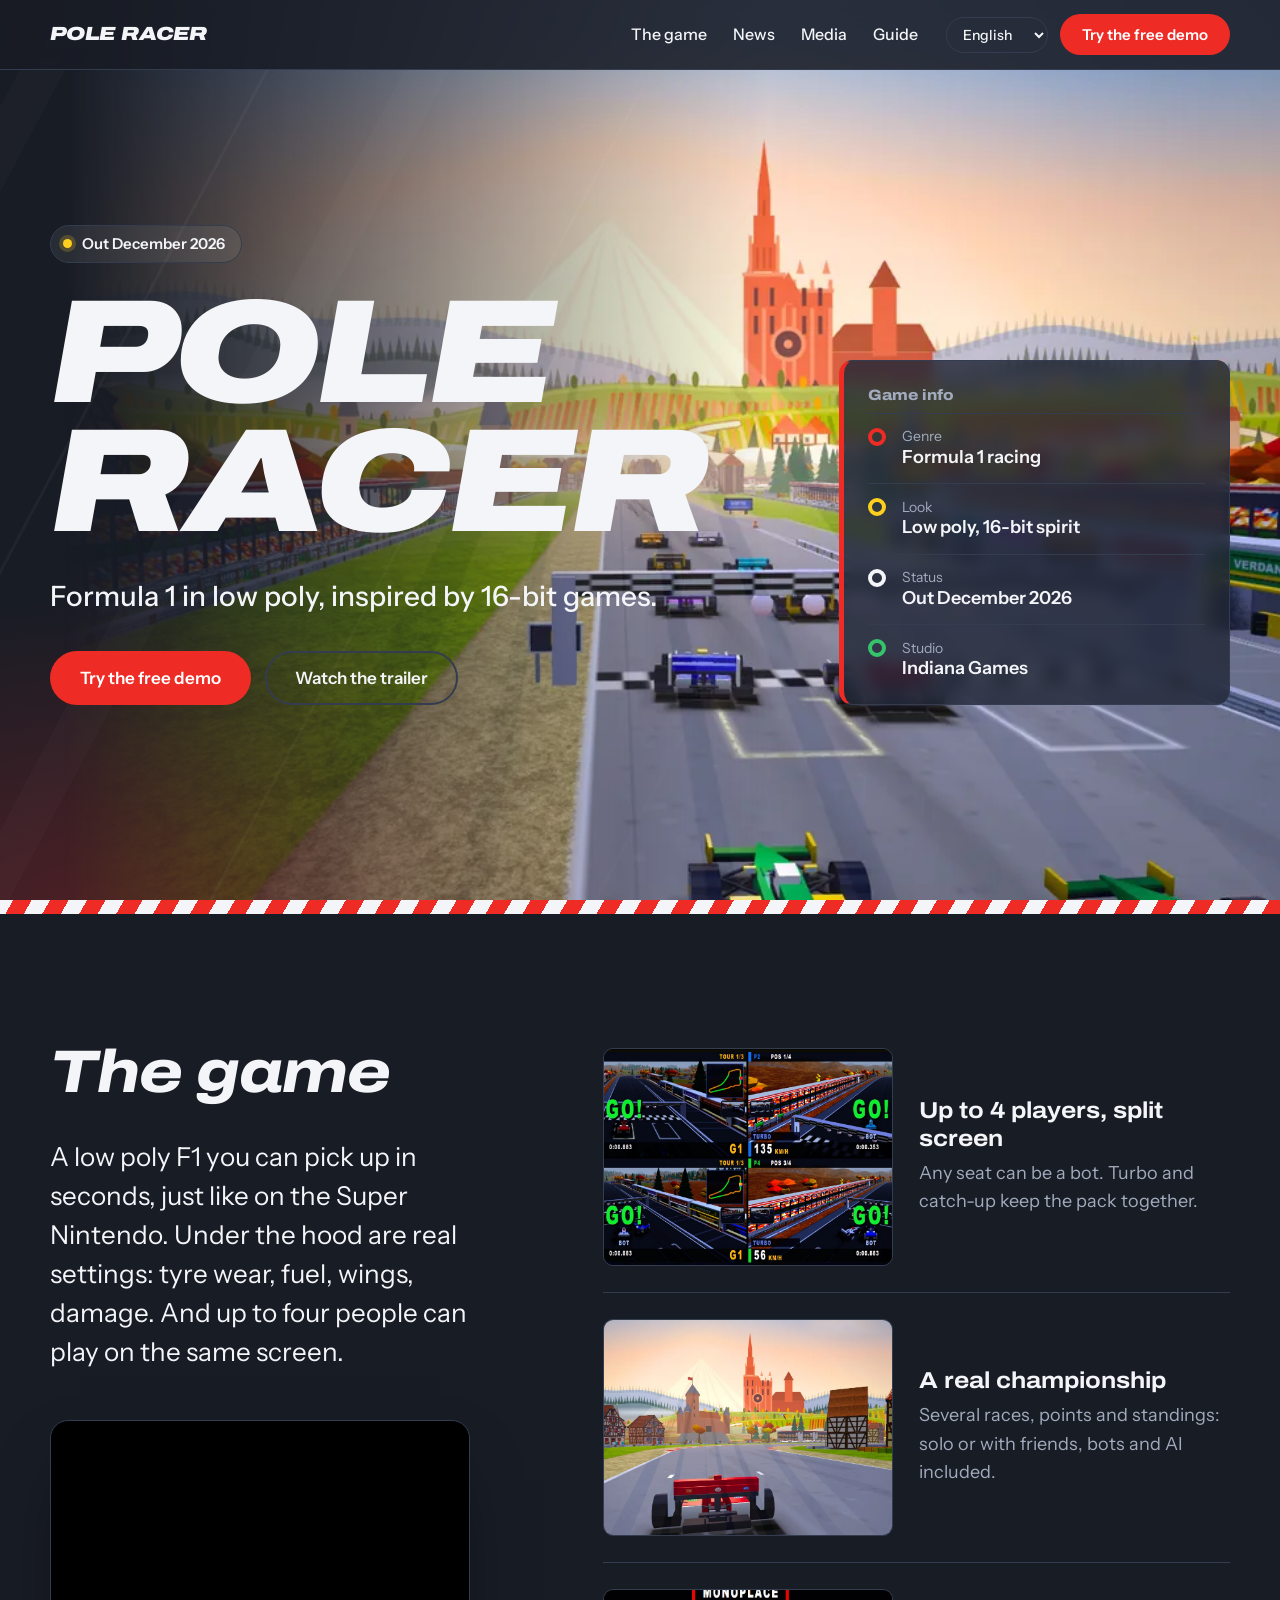
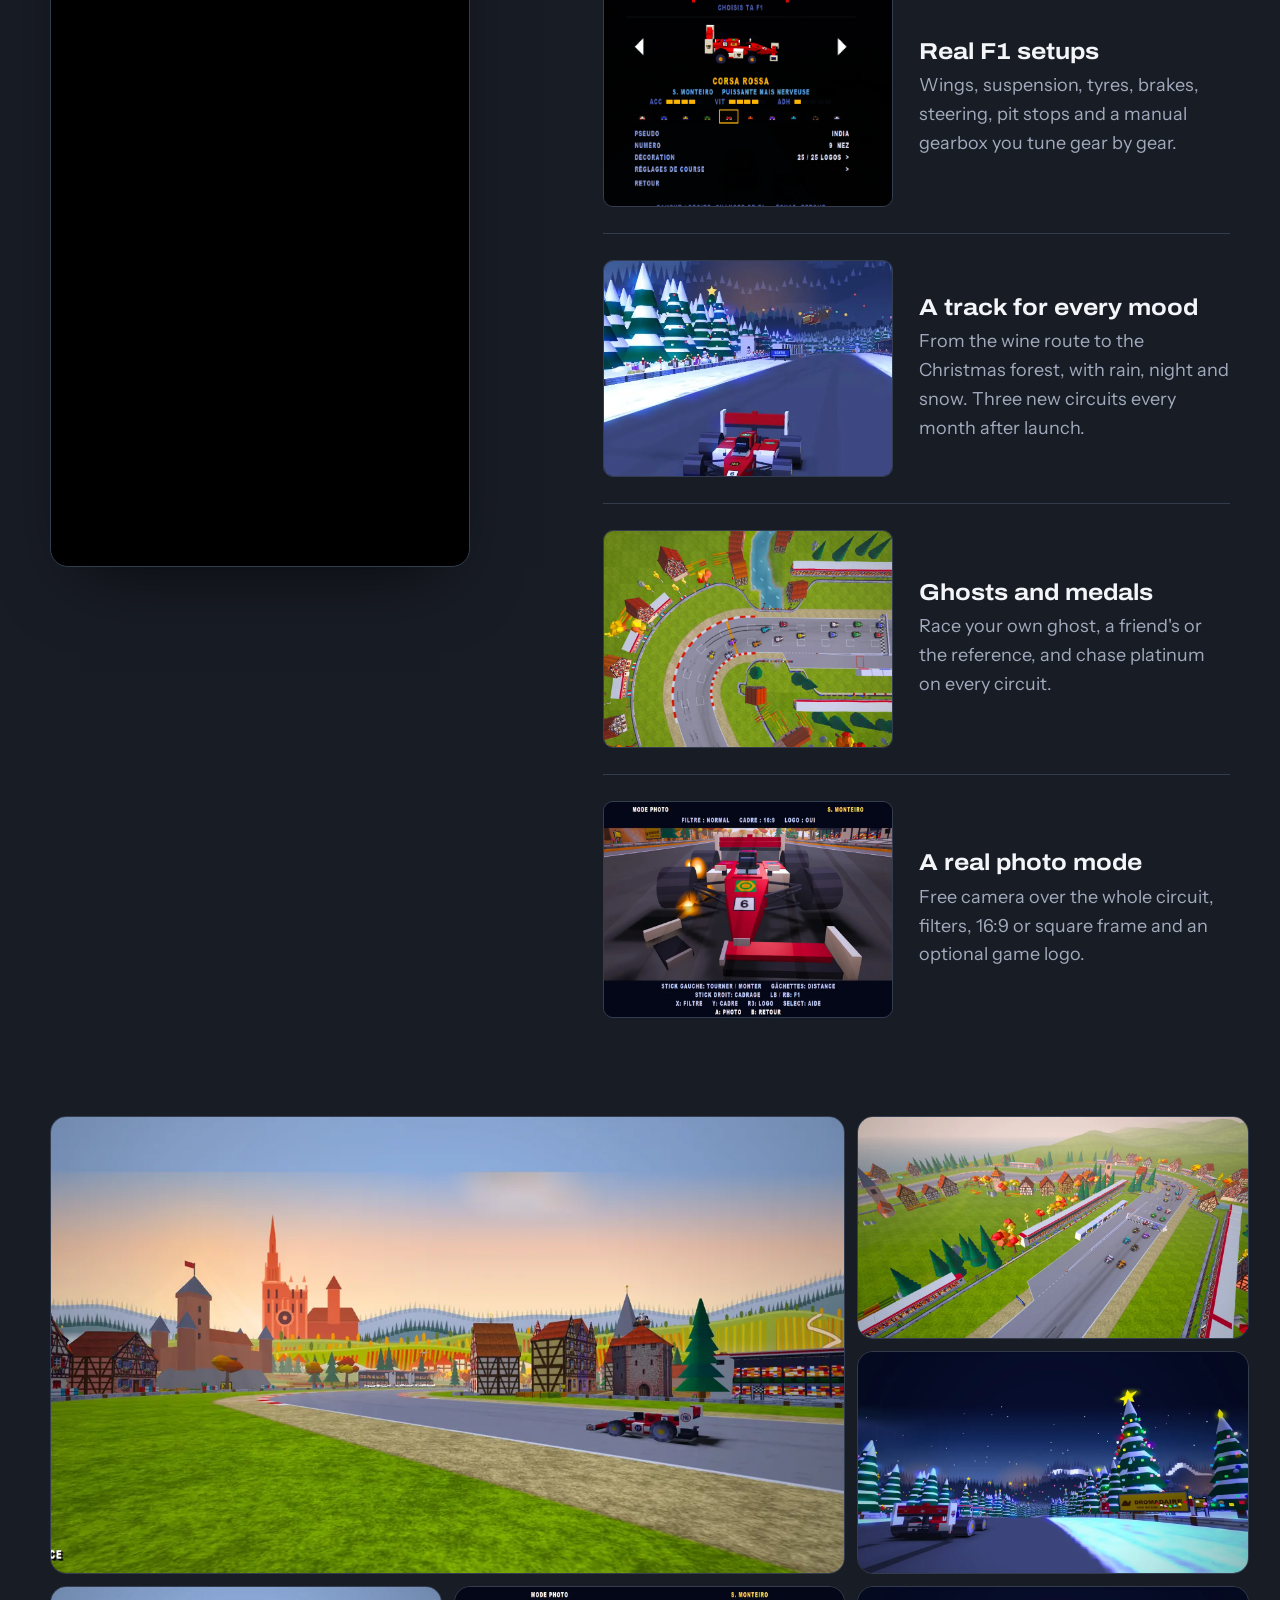
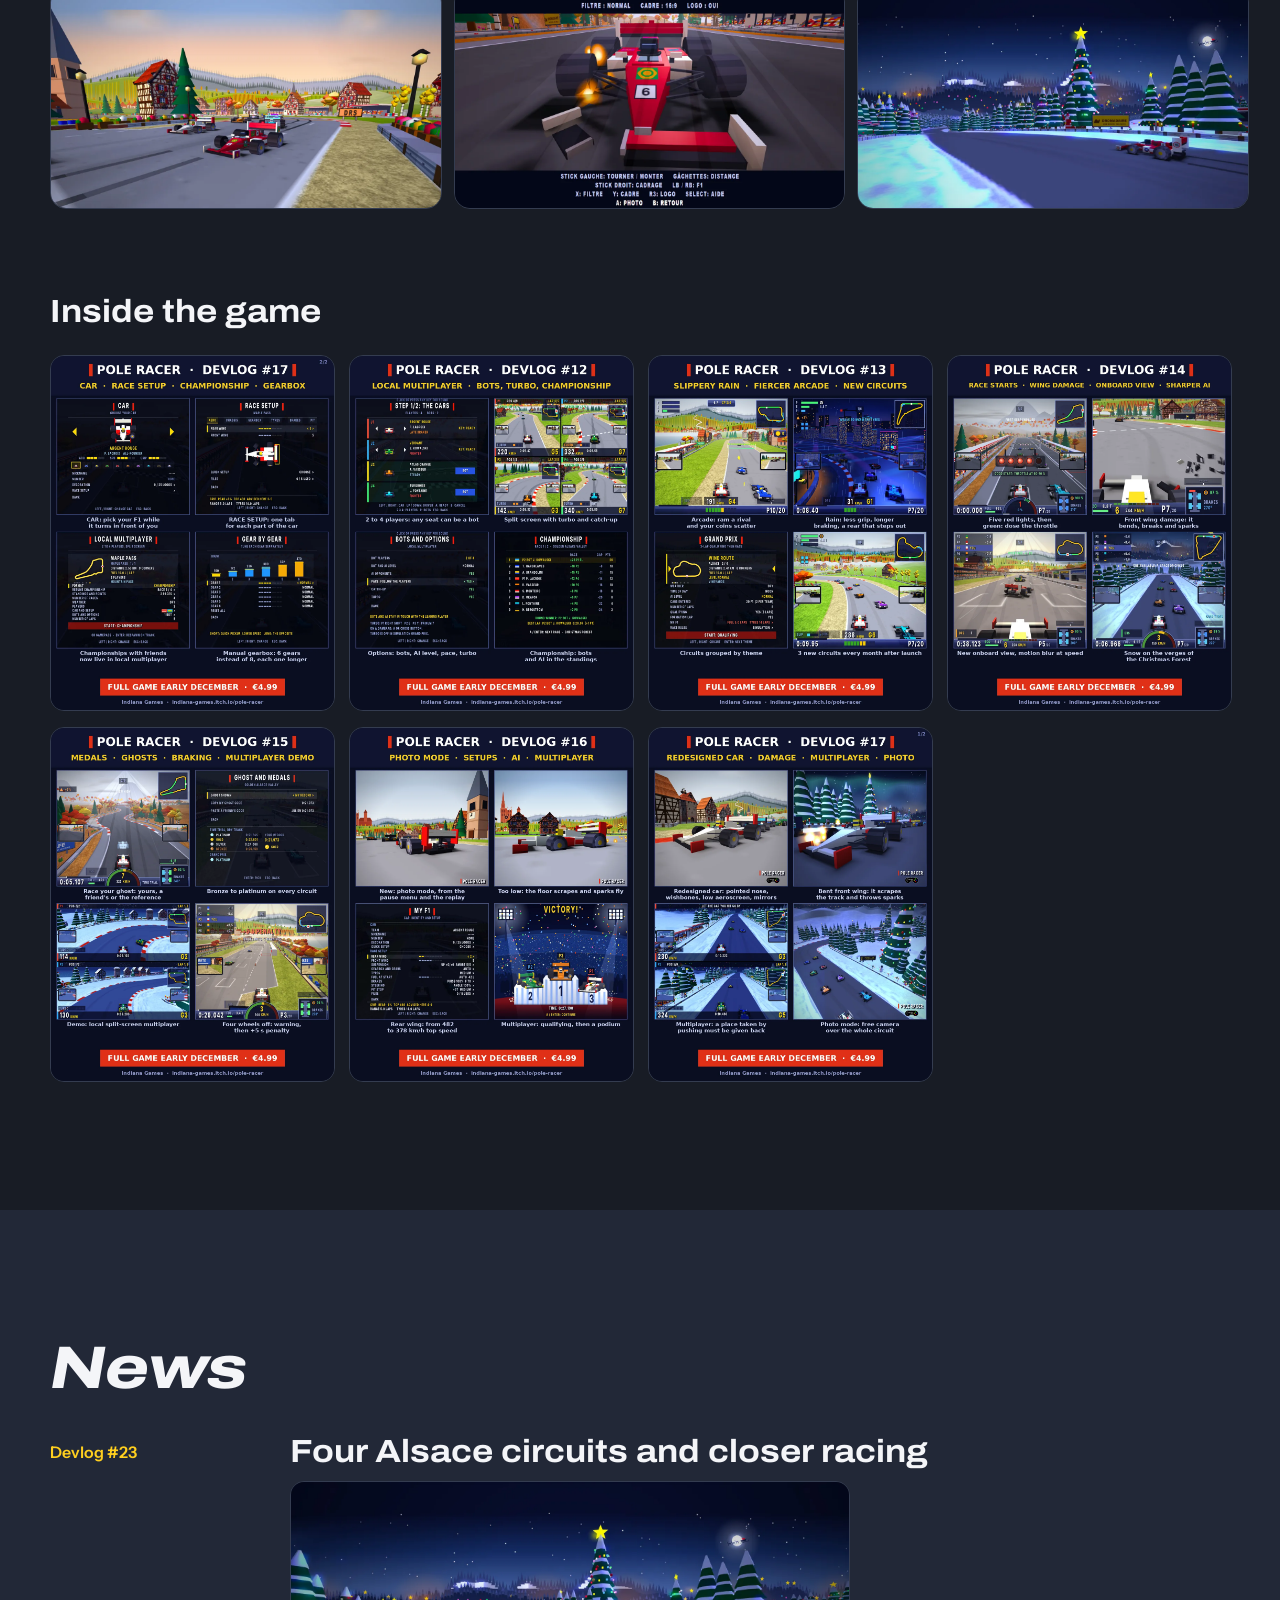
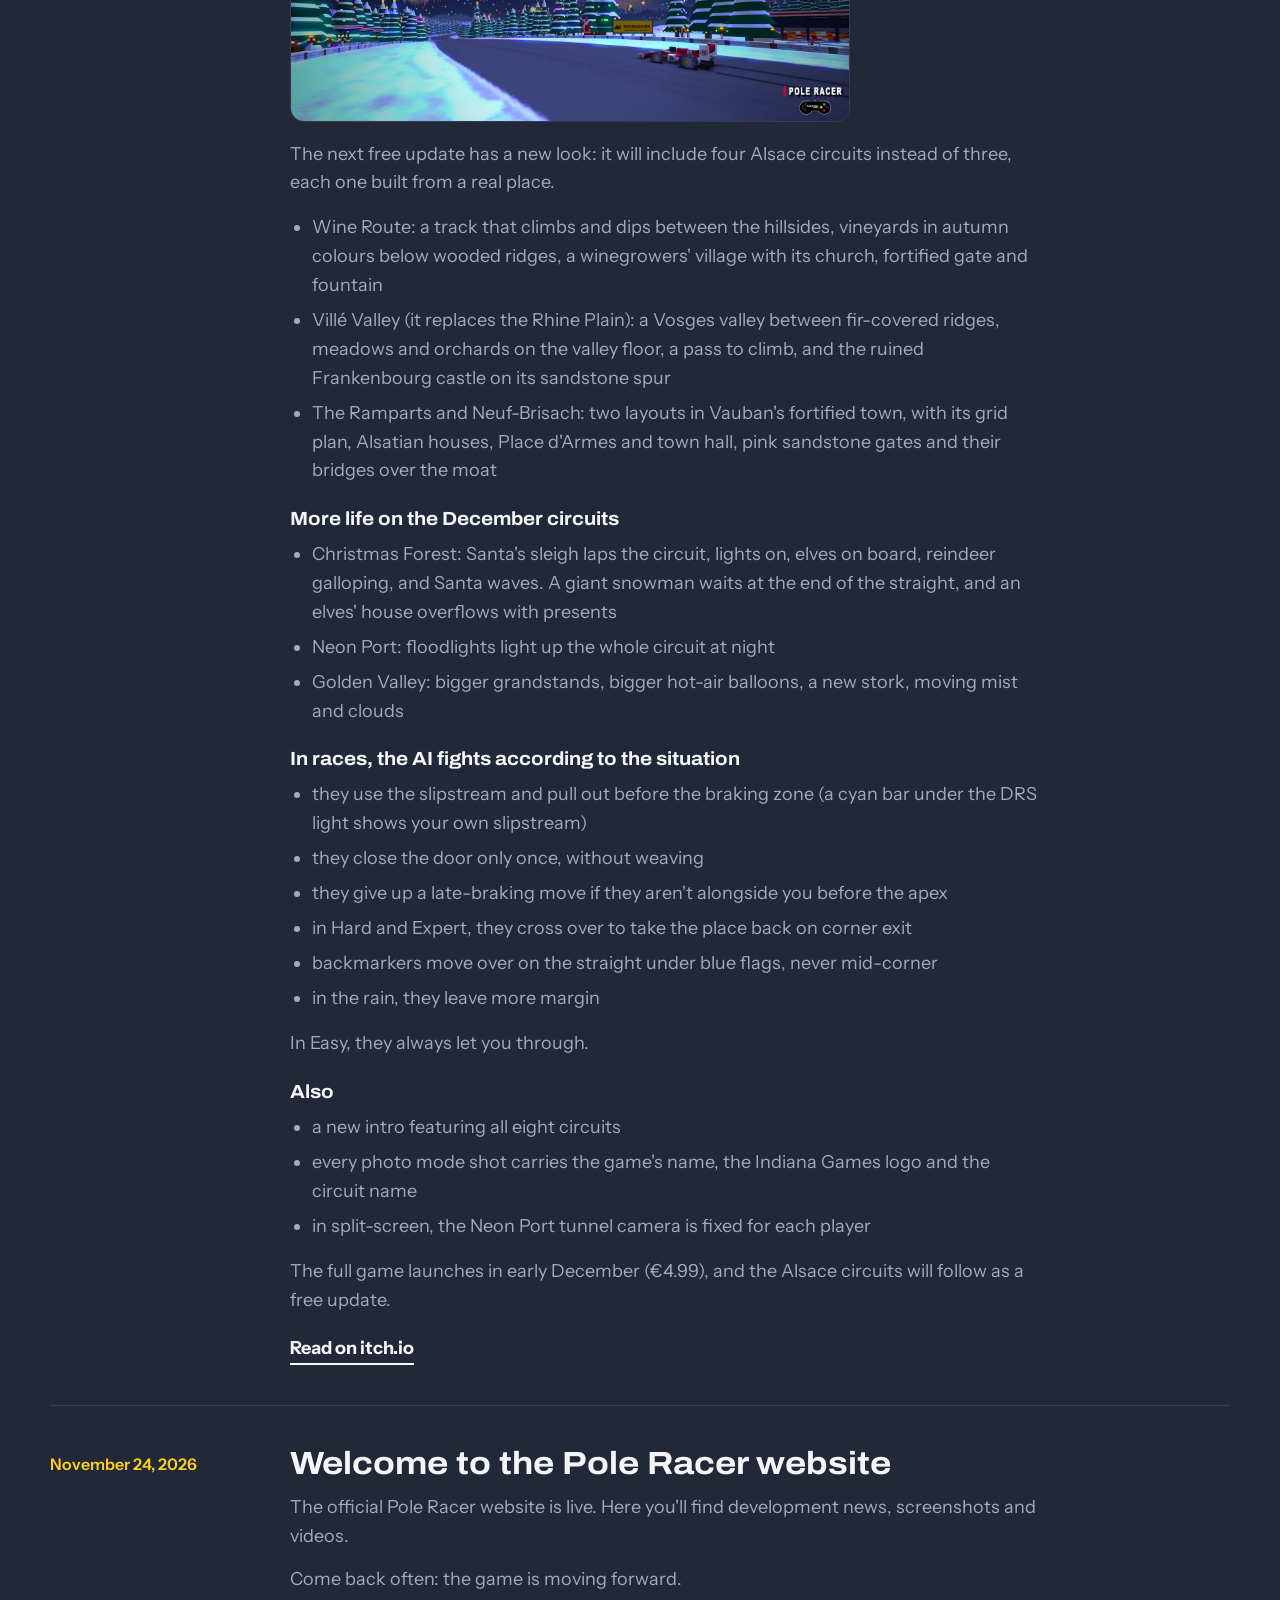
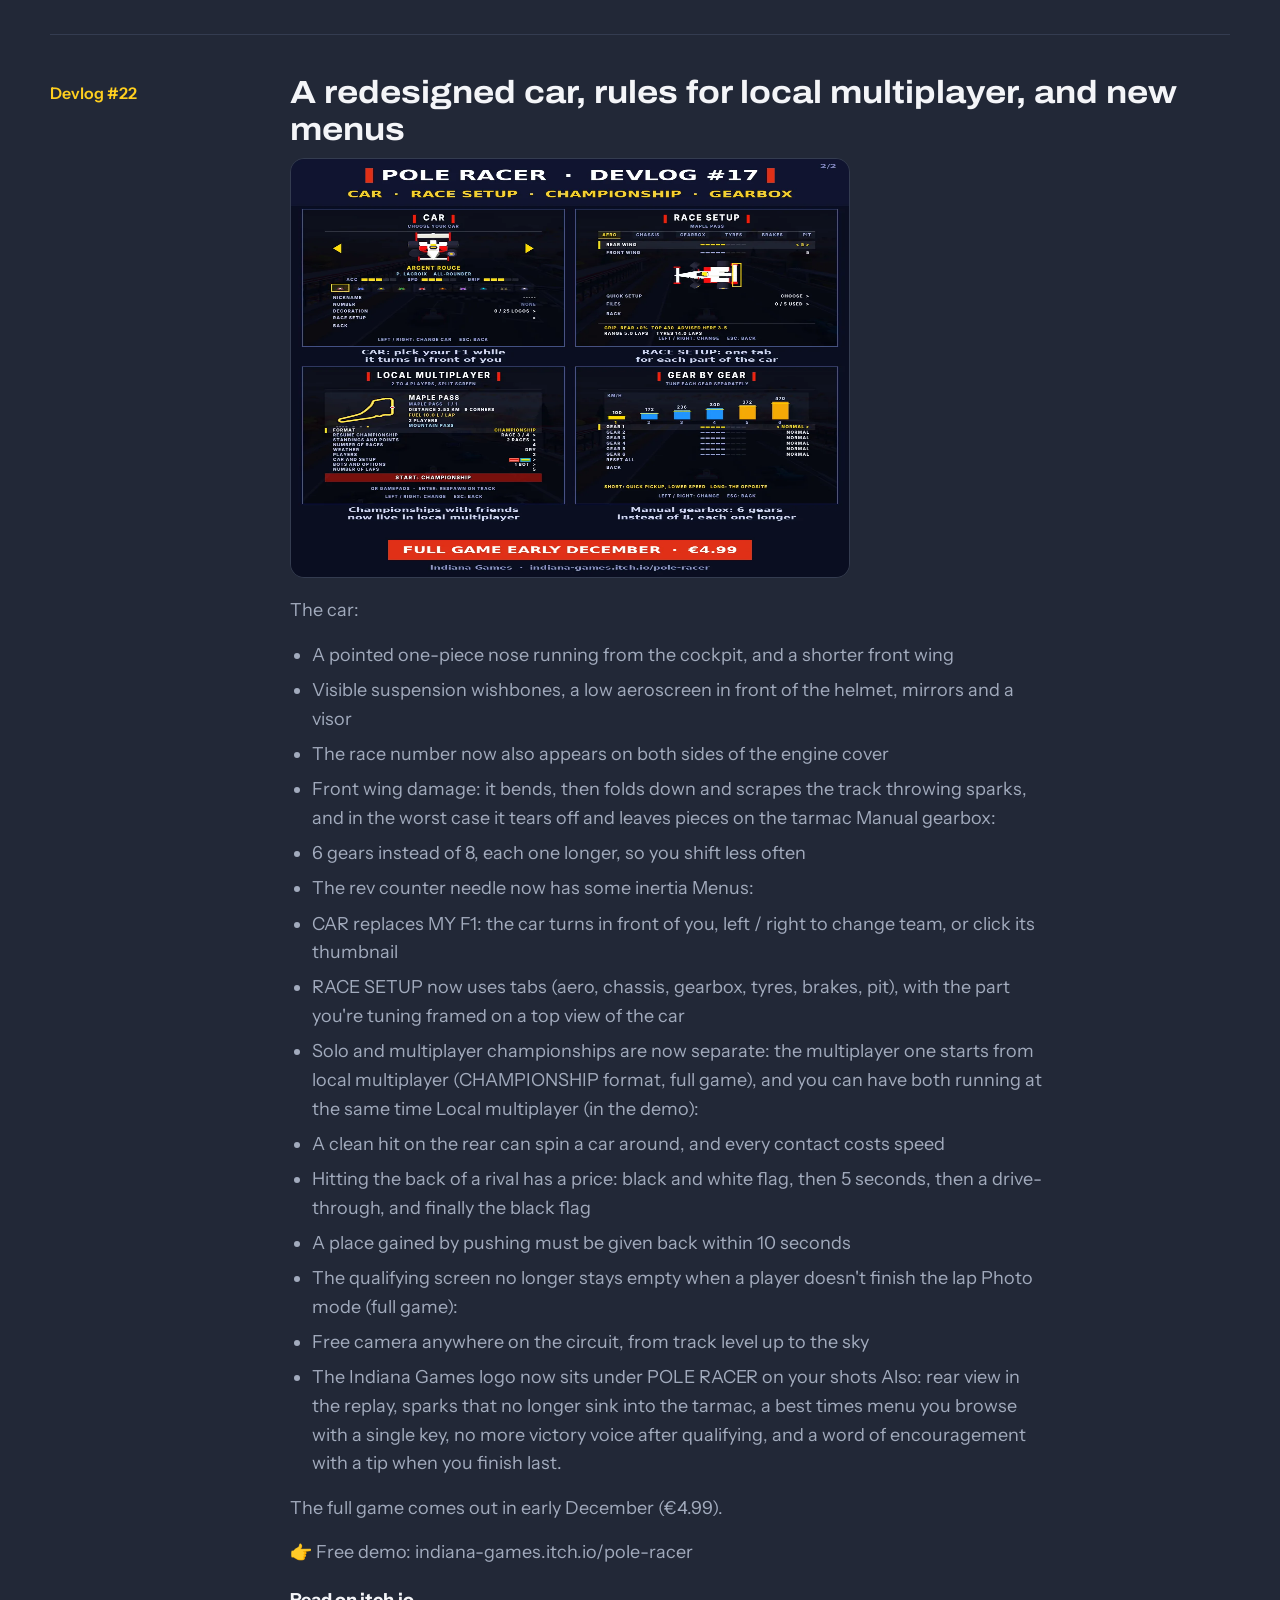
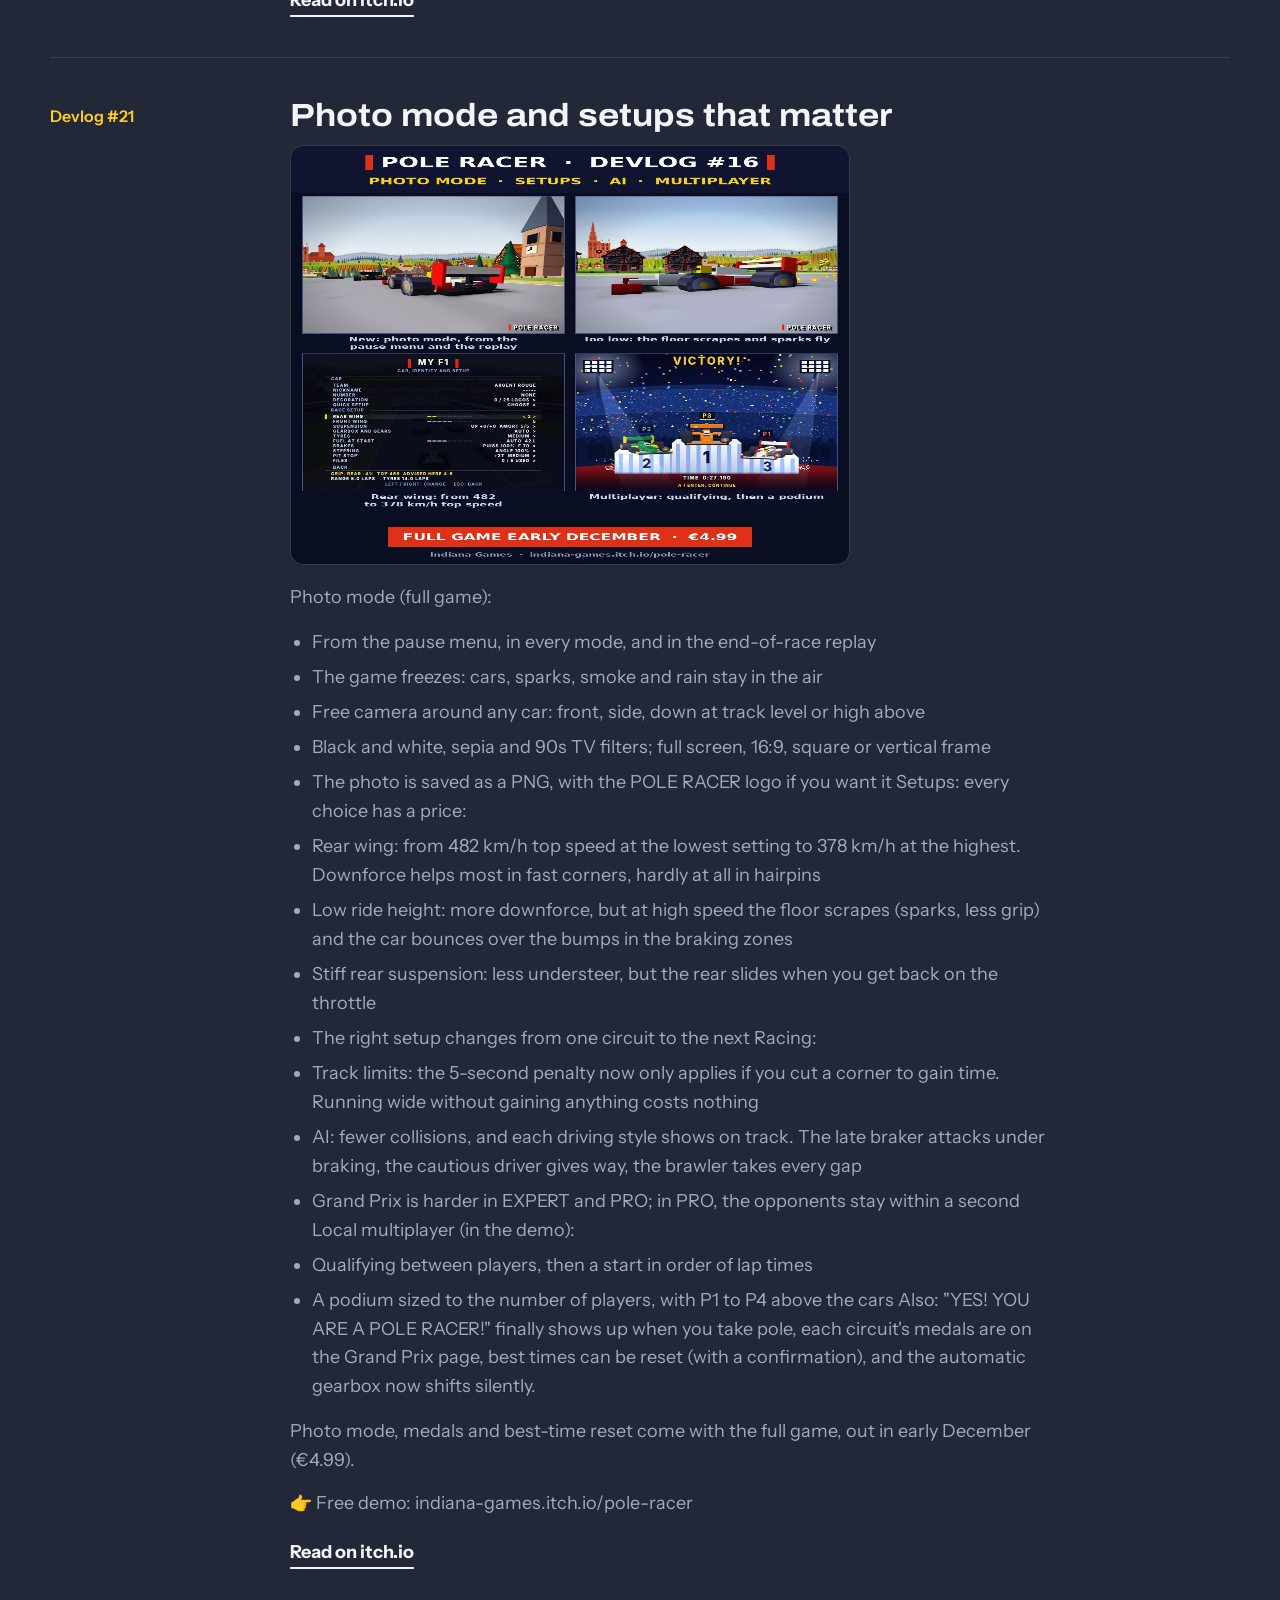
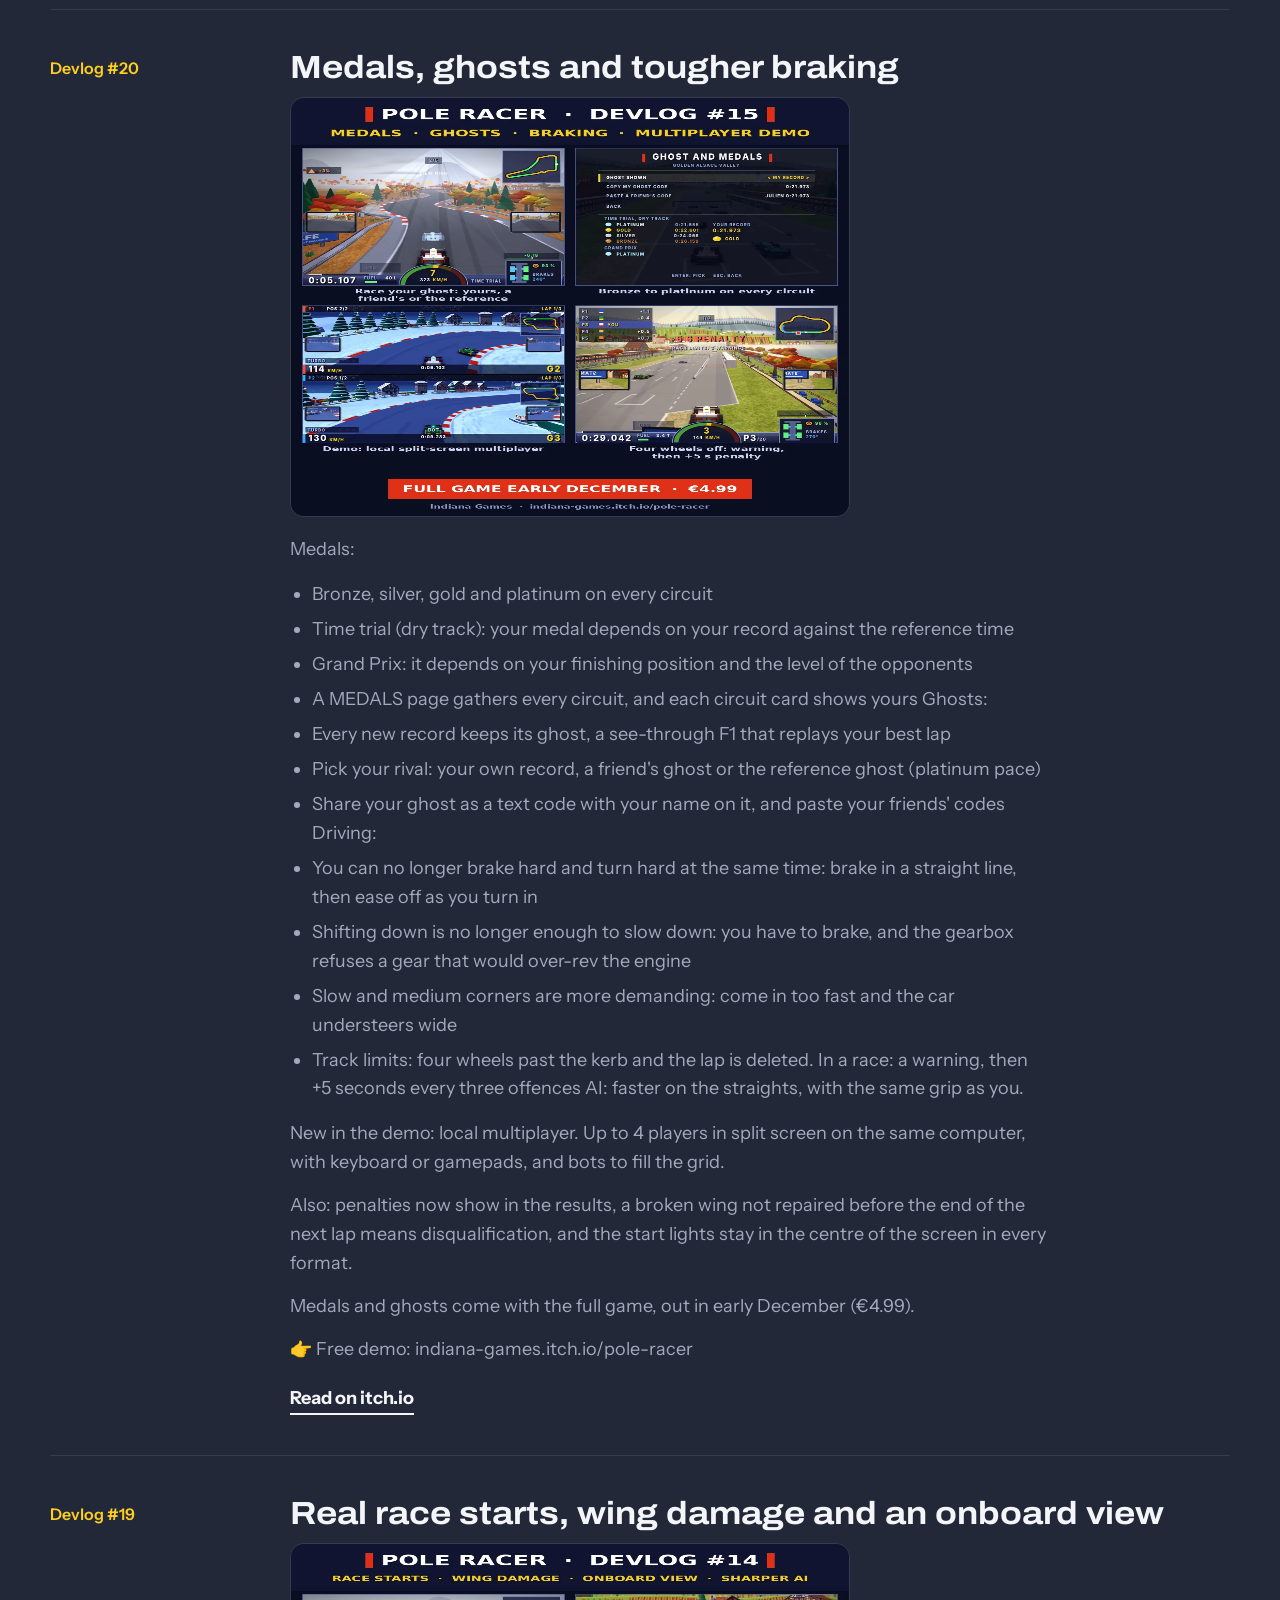
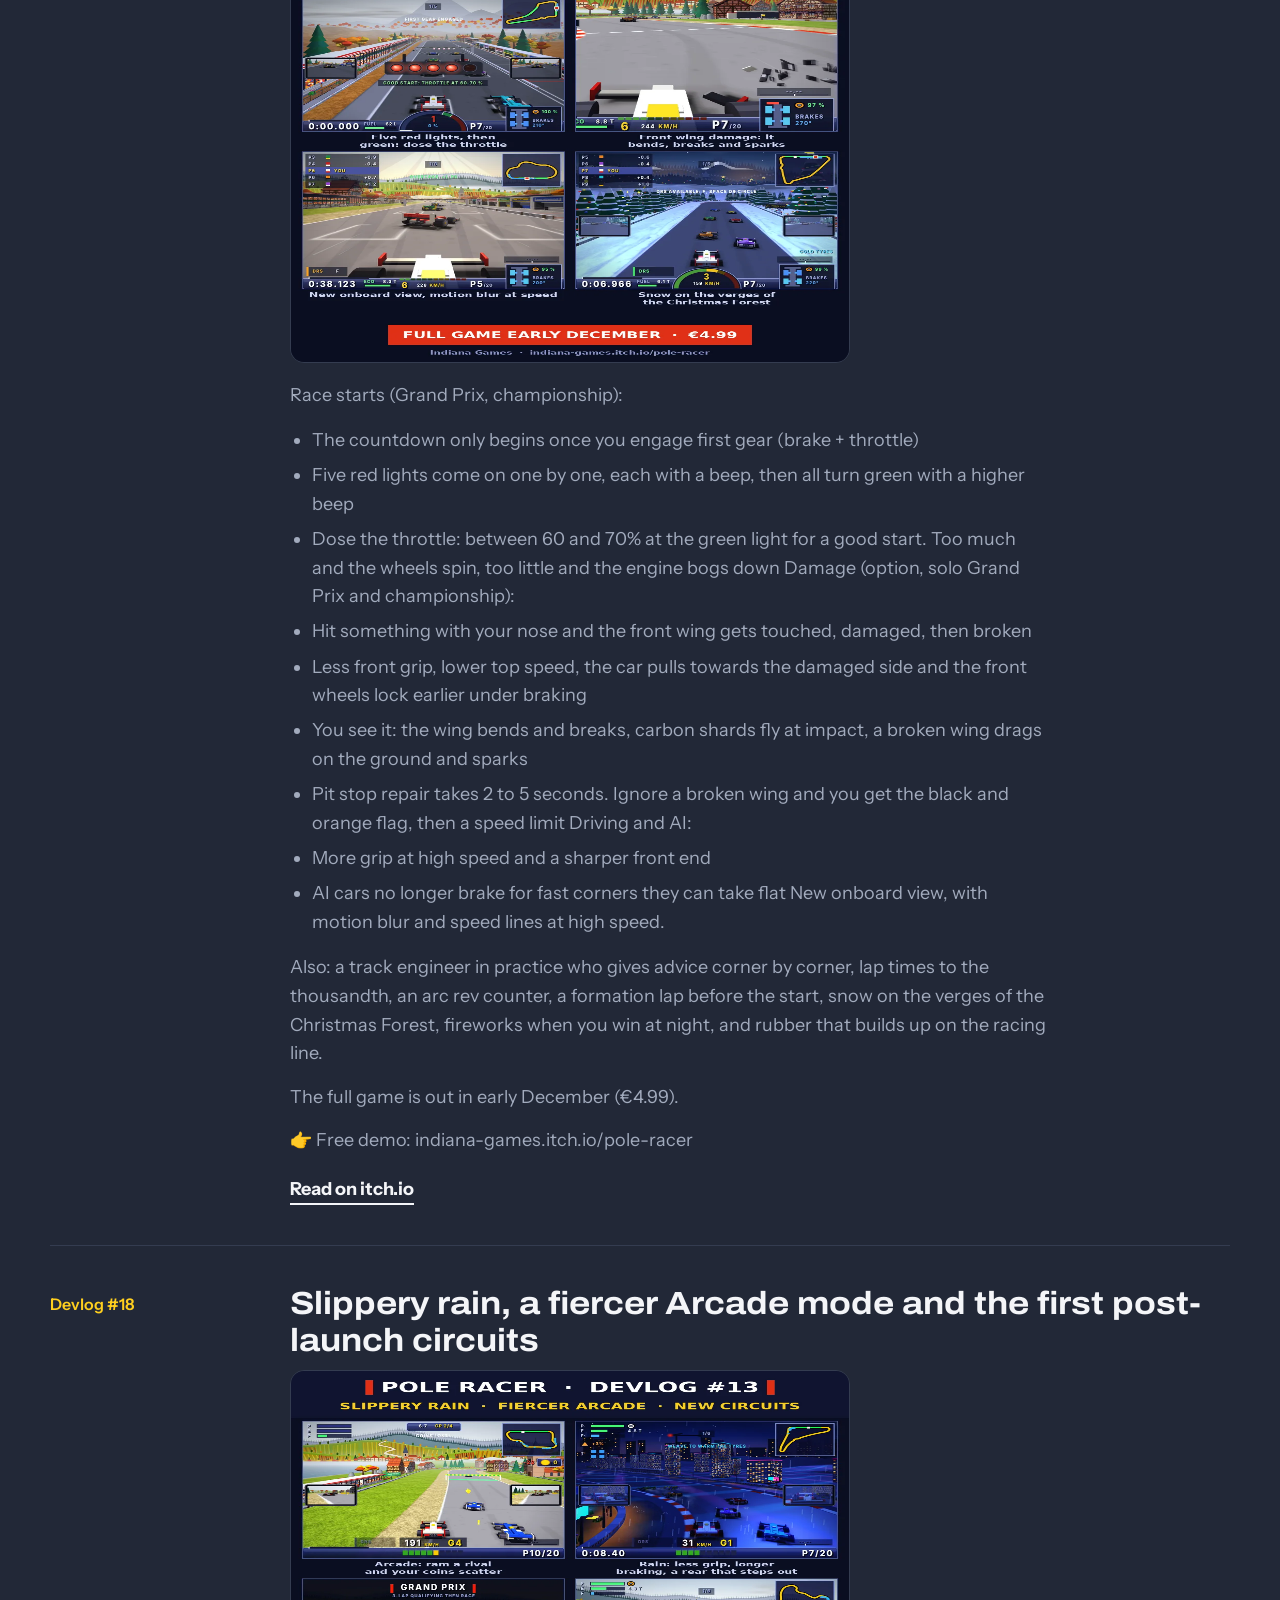
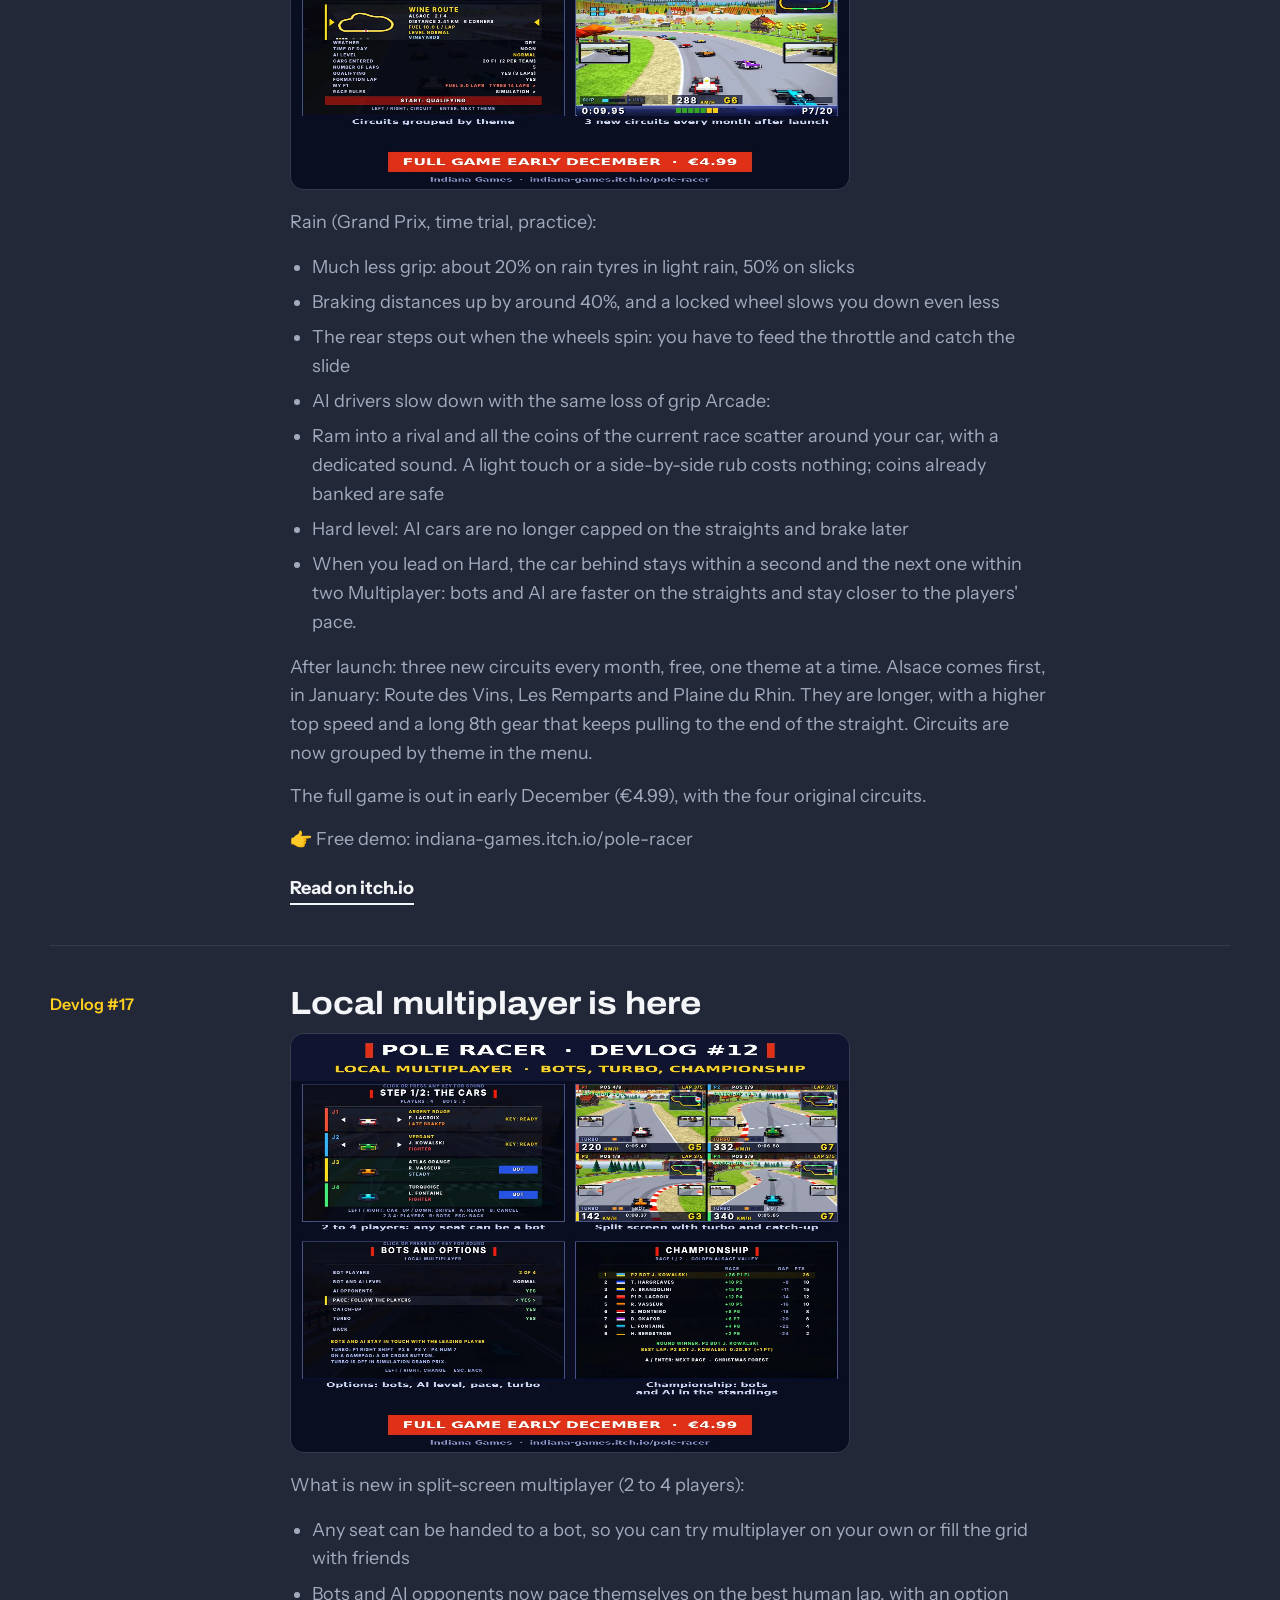
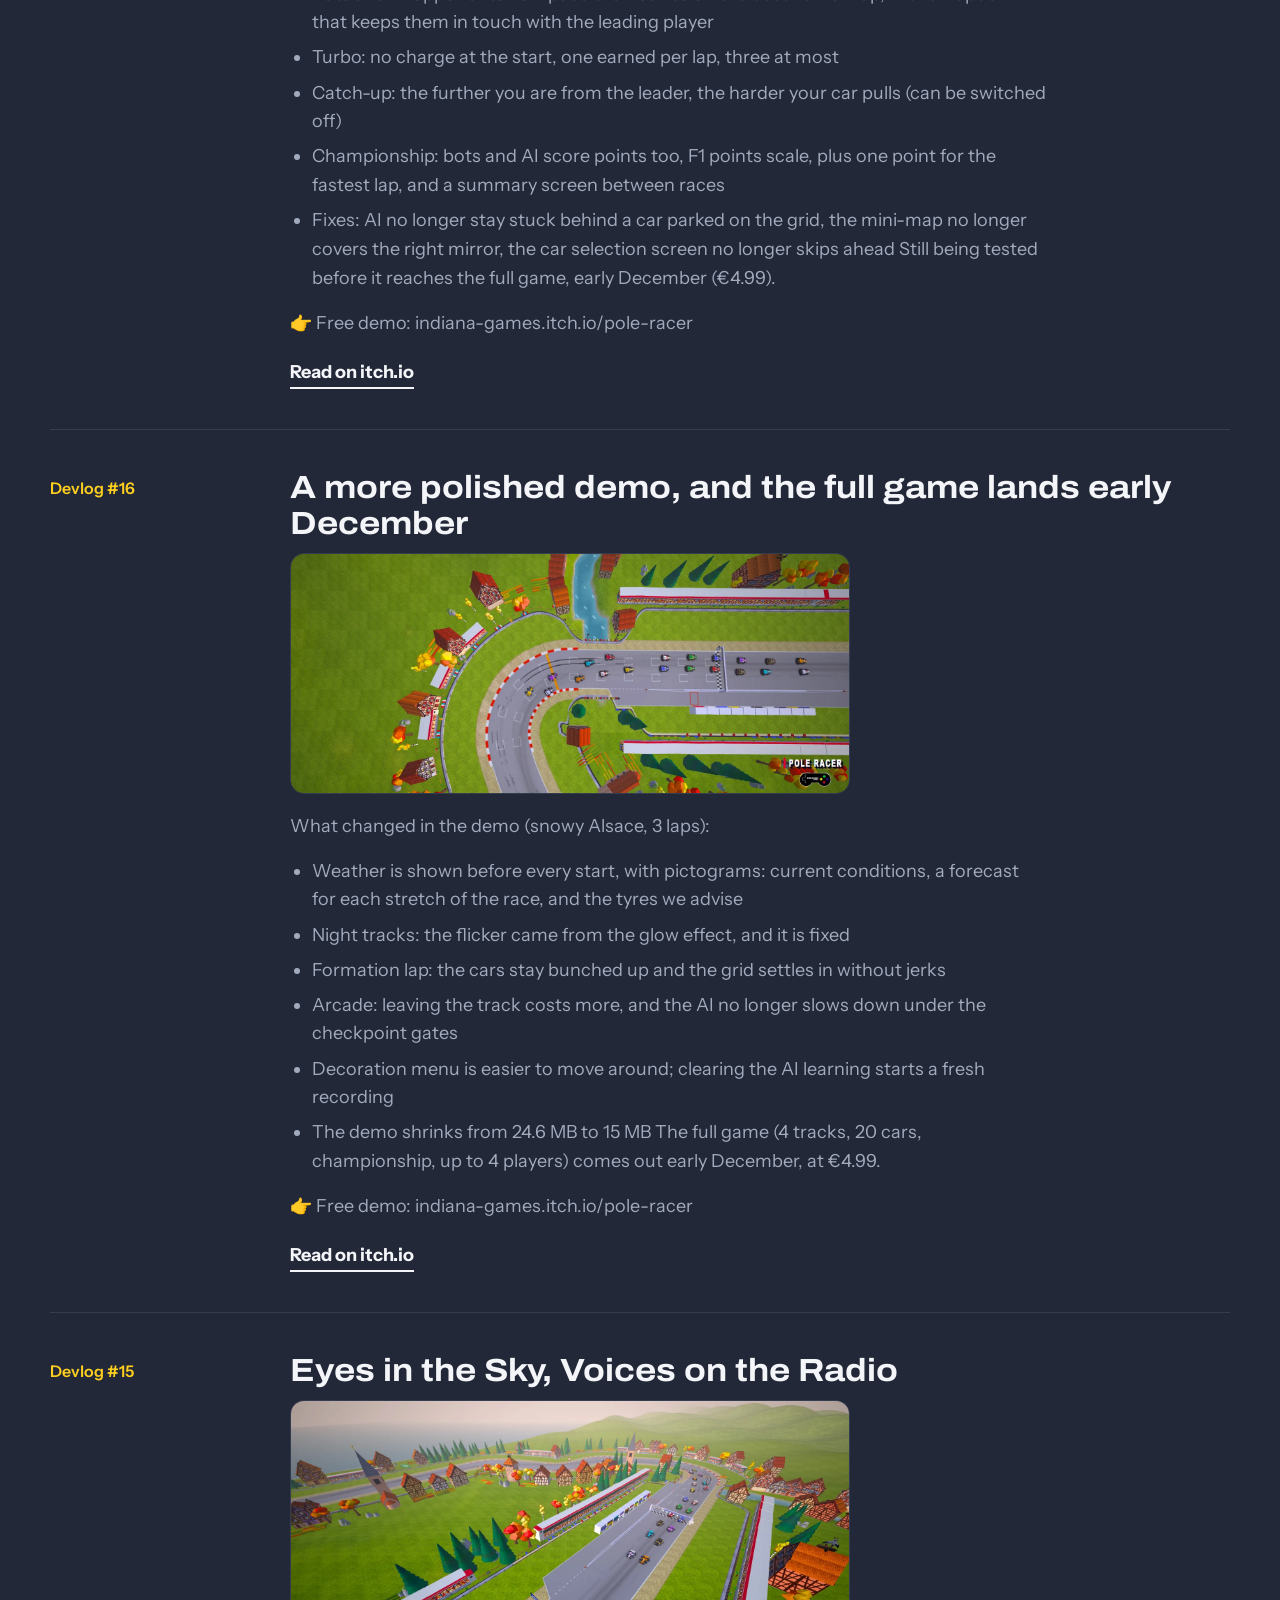
<file: index.html>
<!DOCTYPE html>
<html lang="fr" dir="ltr">
<head>
<meta charset="utf-8">
<meta name="viewport" content="width=device-width, initial-scale=1">
<title>Pole Racer — La Formule 1 en low poly</title>
<meta name="description" content="Pole Racer, un jeu de course de Formule 1 en low poly inspiré des jeux 16 bits, par Indiana Games.">
<meta name="theme-color" content="#181c25">
<meta property="og:title" content="Pole Racer">
<meta property="og:description" content="La Formule 1 en low poly, inspirée des jeux 16 bits.">
<meta property="og:type" content="website">
<meta property="og:url" content="https://pole-racer.com/">
<link rel="icon" href="favicon.svg" type="image/svg+xml">
<link rel="preconnect" href="https://fonts.googleapis.com">
<link rel="preconnect" href="https://fonts.gstatic.com" crossorigin>
<link href="https://fonts.googleapis.com/css2?family=Archivo:ital,wdth,wght@0,62..125,100..900;1,62..125,100..900&family=Cairo:wght@500;700&family=Instrument+Sans:wght@400;500;600&display=swap" rel="stylesheet">
<link rel="stylesheet" href="style.css?v=8">
</head>
<body>
<a class="skip" href="#jeu" data-i18n="skip">Aller au contenu</a>

<header class="nav" id="nav">
  <a class="logo" href="#top">Pole Racer</a>
  <nav class="menu">
    <a href="#jeu" data-i18n="nav_game">Le jeu</a>
    <a href="#actus" data-i18n="nav_news">Actus</a>
    <a href="#medias" data-i18n="nav_media">Médias</a>
    <a href="#guide" data-i18n="nav_guide">Guide</a>
  </nav>
  <div class="nav-right">
    <select id="lang" class="lang"></select>
    <a id="navBuy" class="btn btn-sm btn-primary" href="#suivre"></a>
  </div>
</header>

<main id="top">
  <section class="hero">
    <div class="hero-bg" aria-hidden="true"><img id="heroImg" alt="" hidden></div>
    <div class="hero-inner">
      <div class="hero-copy">
        <p class="status"><span class="dot"></span><span id="badge"></span></p>
        <h1 id="title" aria-label="Pole Racer"><span class="w">Pole</span><span class="w">Racer</span></h1>
        <p class="tagline" id="tagline"></p>
        <div class="cta-row">
          <a id="buyBtn" class="btn btn-primary" href="#suivre"></a>
          <a id="demoBtn" class="btn btn-light" href="#suivre" hidden></a>
          <a id="trailerBtn" class="btn btn-ghost" href="#medias" data-i18n="watch_trailer" hidden>Voir le trailer</a>
        </div>
      </div>
      <aside class="tower">
        <h2 data-i18n="tower_title">Fiche du jeu</h2>
        <ul id="facts"></ul>
      </aside>
    </div>
  </section>
  <div class="kerb" aria-hidden="true"></div>

  <section id="jeu" class="sec">
    <div class="wrap split">
      <div>
        <h2 class="h2" data-i18n="h_game">Le jeu</h2>
        <div id="about" class="lead"></div>
        <div id="gameShort" class="game-short" hidden></div>
      </div>
      <ul id="features" class="features"></ul>
    </div>
    <div id="showcaseWrap" class="wrap showcase-wrap" hidden>
      <ul id="showcase" class="showcase"></ul>
    </div>
    <div id="detailsWrap" class="wrap details-wrap" hidden>
      <h3 class="h3" data-i18n="h_details">Le jeu en détail</h3>
      <ul id="details" class="details"></ul>
    </div>
  </section>

  <section id="actus" class="sec sec-alt">
    <div class="wrap">
      <h2 class="h2" data-i18n="h_news">Actus</h2>
      <div id="news" class="news"></div>
    </div>
  </section>

  <section id="medias" class="sec">
    <div class="wrap">
      <h2 class="h2" data-i18n="h_media">Médias</h2>
      <div class="tabs" role="tablist">
        <button type="button" role="tab" id="tabPhotos" aria-selected="true" aria-controls="panePhotos" data-i18n="tab_photos">Photos</button>
        <button type="button" role="tab" id="tabVideos" aria-selected="false" aria-controls="paneVideos" data-i18n="tab_videos">Vidéos</button>
      </div>
      <div id="panePhotos" role="tabpanel" aria-labelledby="tabPhotos">
        <div id="gallery" class="gallery"></div>
      </div>
      <div id="paneVideos" role="tabpanel" aria-labelledby="tabVideos" hidden>
        <div id="videomain" class="video-main"></div>
        <div id="videolist" class="videos"></div>
        <p id="videoEmpty" class="empty" data-i18n="no_videos">La bande-annonce arrive bientôt.</p>
      </div>
    </div>
  </section>

  <section id="guide" class="sec sec-alt">
    <div class="wrap">
      <h2 class="h2" data-i18n="h_guide">Guide du jeu</h2>
      <div class="tabs" role="tablist">
        <button type="button" role="tab" id="tabManual" aria-selected="true" aria-controls="paneManual" data-i18n="tab_manual">Notice</button>
        <button type="button" role="tab" id="tabTips" aria-selected="false" aria-controls="paneTips" data-i18n="tab_tips">Trucs et astuces</button>
      </div>
      <div id="paneManual" role="tabpanel" aria-labelledby="tabManual">
        <div id="manual" class="manual"></div>
      </div>
      <div id="paneTips" role="tabpanel" aria-labelledby="tabTips" hidden>
        <ul id="tips" class="tips"></ul>
      </div>
    </div>
  </section>

  <section id="suivre" class="cta">
    <div class="wrap cta-inner">
      <h2 id="ctaTitle" class="cta-title"></h2>
      <p id="ctaText" class="cta-text"></p>
      <div class="cta-actions">
        <a id="ctaBuy" class="btn btn-white" href="#" hidden></a>
        <a id="ctaDemo" class="btn btn-outline" href="#" hidden></a>
      </div>
      <div id="links" class="links"></div>
    </div>
  </section>
</main>

<footer class="footer">
  <p>© <span id="year"></span> Pole Racer — <span data-i18n="made_by">un jeu</span> <a href="https://indianagames.pages.dev">Indiana Games</a></p>
</footer>

<script src="app.js?v=7"></script>
</body>
</html>
</file>
<file: style.css>
:root{
  --asphalt:#181c25;
  --asphalt-up:#222837;
  --line:#343c50;
  --hard:#f4f5f8;
  --muted:#a2abbd;
  --soft:#ee2b24;      /* pneu tendre : achat et actions */
  --medium:#ffcf1f;    /* pneu medium : statut */
  --inter:#35c46b;     /* pneu intermédiaire */
  --display:'Archivo','Arial Black',system-ui,sans-serif;
  --text:'Instrument Sans',system-ui,-apple-system,'Segoe UI',sans-serif;
}
*{box-sizing:border-box;margin:0;padding:0}
html{scroll-behavior:smooth;scroll-padding-top:72px}
body{background:var(--asphalt);color:var(--hard);font-family:var(--text);font-size:18px;line-height:1.6;-webkit-font-smoothing:antialiased}
a{color:inherit}
img{max-width:100%;display:block}
:focus-visible{outline:3px solid var(--medium);outline-offset:3px}
[hidden]{display:none!important}
.skip{position:fixed;inset-inline-start:8px;top:8px;transform:translateY(-250%);background:var(--hard);color:var(--asphalt);padding:8px 14px;z-index:100;border-radius:6px}
.skip:focus{transform:none}
.wrap{width:min(1180px,100% - 48px);margin-inline:auto}

/* ---------- Navigation ---------- */
.nav{position:fixed;inset:0 0 auto 0;z-index:40;display:flex;align-items:center;gap:28px;padding:14px max(24px,calc((100% - 1180px)/2));transition:background .25s,box-shadow .25s}
.nav.solid{background:rgba(24,28,37,.92);backdrop-filter:blur(10px);box-shadow:0 1px 0 var(--line)}
.logo{font-family:var(--display);font-stretch:125%;font-weight:900;font-style:italic;font-size:19px;text-decoration:none;text-transform:uppercase;letter-spacing:-.01em}
.menu{display:flex;gap:26px;margin-inline-start:auto}
.menu a{text-decoration:none;font-weight:500;font-size:16px;color:var(--muted);transition:color .15s}
.menu a:hover{color:var(--hard)}
.nav-right{display:flex;gap:12px;align-items:center}
.lang{background:transparent;color:var(--hard);border:1px solid var(--line);border-radius:999px;font:500 14px var(--text);padding:7px 12px;cursor:pointer}
.lang option{color:#000}

/* ---------- Boutons ---------- */
.btn{display:inline-flex;align-items:center;justify-content:center;gap:10px;font:600 17px var(--text);text-decoration:none;padding:15px 28px;border-radius:999px;border:2px solid transparent;transition:transform .15s,background .15s,border-color .15s}
.btn-sm{font-size:15px;padding:9px 20px}
.btn-primary{background:var(--soft);color:#fff}
.btn-primary:hover{background:#ff4a43;transform:translateY(-2px)}
.btn-ghost{border-color:var(--line);color:var(--hard)}
.btn-ghost:hover{border-color:var(--hard)}

/* ---------- Accueil ---------- */
.hero{position:relative;min-height:100vh;display:flex;align-items:center;overflow:hidden;padding:120px 0 90px;background:
  radial-gradient(900px 500px at 12% 105%,rgba(238,43,36,.28),transparent 70%),
  linear-gradient(115deg,var(--asphalt) 40%,#1f2535 100%)}
.hero::before{content:"";position:absolute;inset:-20% -10%;pointer-events:none;background:repeating-linear-gradient(-62deg,transparent 0 120px,rgba(255,255,255,.035) 120px 123px,transparent 123px 300px,rgba(255,255,255,.02) 300px 340px)}
.hero-bg{position:absolute;inset:0}
.hero-bg img{position:absolute;inset:0;width:100%;height:100%;object-fit:cover;-webkit-mask-image:linear-gradient(90deg,transparent 5%,#000 60%);mask-image:linear-gradient(90deg,transparent 5%,#000 60%)}
.hero-inner{position:relative;width:min(1180px,100% - 48px);margin-inline:auto;display:grid;grid-template-columns:minmax(0,1.5fr) minmax(280px,.8fr);gap:56px;align-items:end}
.status{display:inline-flex;align-items:center;gap:10px;font-weight:600;font-size:15px;color:var(--hard);background:rgba(255,255,255,.07);border:1px solid var(--line);border-radius:999px;padding:6px 16px 6px 12px;margin-bottom:26px}
.status:has(#badge:empty){display:none}
.dot{width:9px;height:9px;border-radius:50%;background:var(--medium);box-shadow:0 0 0 4px rgba(255,207,31,.2)}
h1{font-family:var(--display);font-stretch:125%;font-weight:900;font-style:italic;text-transform:uppercase;line-height:.88;letter-spacing:-.03em;font-size:clamp(60px,11.5vw,168px)}
h1 .w{display:block;animation:pass .85s cubic-bezier(.16,.84,.24,1) both}
h1 .w:nth-child(2){animation-delay:.14s}
@keyframes pass{from{opacity:0;transform:translateX(-90px) skewX(-18deg)}to{opacity:1;transform:none}}
.tagline{font-size:clamp(20px,2.4vw,28px);line-height:1.35;max-width:24em;margin:30px 0 36px;color:var(--hard);font-weight:500}
.cta-row{display:flex;flex-wrap:wrap;gap:14px}

/* Fiche du jeu : tour de chronométrage */
.tower{background:rgba(34,40,55,.82);backdrop-filter:blur(8px);border:1px solid var(--line);border-inline-start:5px solid var(--soft);border-radius:14px;padding:22px 24px 10px}
.tower h2{font-family:var(--display);font-stretch:112%;font-weight:800;font-size:15px;color:var(--muted);margin-bottom:6px}
.tower ul{list-style:none}
.tower li{display:grid;grid-template-columns:20px 1fr;column-gap:14px;align-items:center;padding:14px 0;border-top:1px solid var(--line)}
.tower .ring{width:18px;height:18px;border-radius:50%;border:4px solid var(--c,var(--hard))}
.tower .lbl{font-size:14px;color:var(--muted);line-height:1.2}
.tower .val{grid-column:2;font-weight:600;font-size:18px;line-height:1.3}

.kerb{height:14px;background:repeating-linear-gradient(-60deg,var(--soft) 0 16px,var(--hard) 16px 32px)}

/* ---------- Sections ---------- */
.sec{padding-block:clamp(72px,10vw,140px)}
.sec-alt{background:var(--asphalt-up)}
.h2{font-family:var(--display);font-stretch:118%;font-weight:800;font-style:italic;font-size:clamp(34px,5vw,60px);line-height:1;letter-spacing:-.02em;margin-bottom:36px}
.split{display:grid;grid-template-columns:minmax(0,1.05fr) minmax(0,1fr);gap:clamp(40px,7vw,110px);align-items:start}
.lead{font-size:clamp(20px,2.2vw,26px);line-height:1.5;max-width:30em}
.lead p+p{margin-top:1em}
.features{list-style:none}
.features li{padding:26px 0;border-top:1px solid var(--line);border-inline-start:0}
.features li:first-child{border-top:0;padding-top:6px}
.features h3{font-family:var(--display);font-stretch:112%;font-weight:700;font-size:23px;line-height:1.2;margin-bottom:6px}
.features p{color:var(--muted);max-width:30em}

.video-main{position:relative;aspect-ratio:16/9;border-radius:20px;overflow:hidden;background:#000;border:1px solid var(--line);box-shadow:0 40px 90px -30px rgba(0,0,0,.7)}
.video-main iframe,.video-small iframe{position:absolute;inset:0;width:100%;height:100%;border:0}
.videos{display:grid;grid-template-columns:repeat(auto-fit,minmax(280px,1fr));gap:20px;margin-top:20px}
.videos:empty{display:none}
.video-small{position:relative;aspect-ratio:16/9;border-radius:14px;overflow:hidden;background:#000;border:1px solid var(--line)}

.gallery{columns:280px;column-gap:14px}
.gallery button{all:unset;display:block;width:100%;cursor:zoom-in;border-radius:14px;overflow:hidden;border:1px solid var(--line);position:relative;margin-bottom:14px;break-inside:avoid}
.gallery button:focus-visible{outline:3px solid var(--medium);outline-offset:3px}
.gallery img{display:block;width:100%;height:auto;transition:transform .5s}
.gallery button:hover img{transform:scale(1.04)}
.gallery .cap{position:absolute;inset:auto 0 0 0;padding:28px 16px 12px;font-size:15px;background:linear-gradient(transparent,rgba(0,0,0,.7))}

.news article{display:grid;grid-template-columns:200px minmax(0,1fr);gap:8px 40px;padding:30px 0;border-top:1px solid var(--line)}
.news article:first-child{border-top:0;padding-top:0}
.news time{color:var(--medium);font-weight:600;font-size:16px;padding-top:6px}
.news h3{font-family:var(--display);font-stretch:112%;font-weight:700;font-size:clamp(24px,3vw,32px);line-height:1.15;margin-bottom:10px}
.news p{color:var(--muted);max-width:42em}
.news p+p{margin-top:.8em}
.news img{border-radius:12px;margin:14px 0 6px;max-height:420px}

.cta{background:var(--soft);color:#fff;padding-block:clamp(72px,9vw,120px)}
.cta-title{max-width:11em}
.cta-title{font-family:var(--display);font-stretch:125%;font-weight:900;font-style:italic;text-transform:uppercase;font-size:clamp(38px,6.5vw,84px);line-height:.95;letter-spacing:-.025em}
.cta-text{font-size:clamp(19px,2.2vw,24px);margin:24px 0 34px;max-width:30em}
.links{display:flex;flex-wrap:wrap;gap:12px}
.links a{display:inline-block;text-decoration:none;font-weight:600;padding:13px 24px;border-radius:999px;border:2px solid rgba(255,255,255,.7);transition:background .15s,color .15s}
.links a:hover{background:#fff;color:var(--soft)}

.btn-light{background:var(--hard);color:var(--asphalt)}
.btn-light:hover{background:#fff;transform:translateY(-2px)}
.btn-white{background:#fff;color:var(--soft)}
.btn-white:hover{transform:translateY(-2px)}
.btn-outline{border-color:rgba(255,255,255,.8);color:#fff}
.btn-outline:hover{background:#fff;color:var(--soft)}
.cta-actions{display:flex;flex-wrap:wrap;gap:14px;margin-bottom:26px}
.cta-actions:not(:has(a:not([hidden]))){display:none}

.footer{padding:34px 24px;text-align:center;color:var(--muted);font-size:15px}
.footer a{color:var(--hard)}

.lightbox{position:fixed;inset:0;z-index:80;background:rgba(10,12,18,.94);display:flex;align-items:center;justify-content:center;padding:24px}
.lightbox img{max-width:min(1400px,100%);max-height:88vh;border-radius:10px}
.lightbox button{position:absolute;background:rgba(255,255,255,.12);color:#fff;border:0;width:48px;height:48px;border-radius:50%;font-size:22px;cursor:pointer}
.lightbox button:hover{background:rgba(255,255,255,.25)}
.lightbox .x{top:20px;inset-inline-end:20px}
.lightbox .p{inset-inline-start:20px;top:50%}
.lightbox .n{inset-inline-end:20px;top:50%}

/* ---------- Arabe (lecture de droite à gauche) ---------- */
[dir="rtl"] body{font-family:'Cairo',var(--text);font-size:19px}
[dir="rtl"] h1,[dir="rtl"] .h2,[dir="rtl"] .cta-title,[dir="rtl"] .features h3,[dir="rtl"] .news h3,[dir="rtl"] .tower h2{font-family:'Cairo',sans-serif;font-style:normal;font-weight:700;letter-spacing:0;text-transform:none;line-height:1.25}
[dir="rtl"] h1{line-height:1.05}
[dir="rtl"] .logo{font-family:var(--display)}
@keyframes pass-rtl{from{opacity:0;transform:translateX(90px) skewX(18deg)}to{opacity:1;transform:none}}
[dir="rtl"] h1 .w{animation-name:pass-rtl}
[dir="rtl"] .hero-bg img{-webkit-mask-image:linear-gradient(270deg,transparent 5%,#000 60%);mask-image:linear-gradient(270deg,transparent 5%,#000 60%)}

.details-wrap{margin-top:clamp(56px,8vw,96px)}
.h3{font-family:var(--display);font-stretch:112%;font-weight:700;font-size:clamp(24px,3vw,32px);line-height:1.15;margin-bottom:24px}
.details{list-style:none;display:grid;grid-template-columns:repeat(auto-fill,minmax(250px,1fr));gap:16px}
.details button{all:unset;display:block;cursor:zoom-in;border-radius:14px;overflow:hidden;border:1px solid var(--line);aspect-ratio:4/5;width:100%}
.details button:focus-visible{outline:3px solid var(--medium);outline-offset:3px}
.details img{width:100%;height:100%;object-fit:cover;transition:transform .5s}
.details button:hover img{transform:scale(1.03)}
[dir="rtl"] .h3{font-family:'Cairo',sans-serif;font-style:normal;font-weight:700;letter-spacing:0;line-height:1.25}

/* ---------- Mobile ---------- */
@media (max-width:900px){
  .hero-inner{grid-template-columns:1fr;gap:40px}
  .split{grid-template-columns:1fr}
  .nav{gap:6px 12px;flex-wrap:wrap;padding-block:10px}
  .menu{order:3;flex-basis:100%;margin:0;gap:24px;overflow-x:auto;scrollbar-width:none;padding-bottom:2px}
  .menu::-webkit-scrollbar{display:none}
  .menu a{white-space:nowrap;font-size:15px;padding:4px 0}
  html{scroll-padding-top:104px}
  .nav-right{margin-inline-start:auto}
  .news article{grid-template-columns:1fr}
}
@media (max-width:520px){
  body{font-size:17px}
  .btn{width:100%}
  .btn-sm{width:auto}
  .cta-row{flex-direction:column}
}
@media (prefers-reduced-motion:reduce){
  html{scroll-behavior:auto}
  h1 .w{animation:none}
  .gallery img,.details img,.btn{transition:none}
}

/* Actus enrichies */
.news article{padding:40px 0}
.news main>img,.news article>div>img{display:block;width:100%;max-width:560px;height:auto;border-radius:14px;border:1px solid var(--line);margin:6px 0 18px}
.news h4{font-family:var(--display);font-stretch:108%;font-weight:700;font-size:19px;line-height:1.25;margin:22px 0 8px;color:var(--text,inherit)}
.news ul{max-width:42em;margin:.5em 0 0;padding-left:1.2em;color:var(--muted)}
.news li{margin:.35em 0}
.news p+ul,.news ul+p{margin-top:.9em}
.news .more{display:inline-block;margin-top:20px;font-weight:700;color:var(--yellow);text-decoration:none;border-bottom:2px solid currentColor}
.news .more:hover{color:var(--red)}
@media(max-width:760px){.news article{grid-template-columns:1fr}}

/* Médias et visuels du jeu */
.showcase-wrap{margin-top:clamp(40px,6vw,72px)}
.showcase{list-style:none;display:grid;grid-template-columns:repeat(3,1fr);gap:14px}
.showcase li:first-child{grid-column:span 2;grid-row:span 2}
.showcase button{all:unset;display:block;cursor:zoom-in;border-radius:16px;overflow:hidden;border:1px solid var(--line);width:100%;height:100%;aspect-ratio:16/9}
.showcase li:first-child button{aspect-ratio:auto}
.showcase button:focus-visible{outline:3px solid var(--medium);outline-offset:3px}
.showcase img{display:block;width:100%;height:100%;object-fit:cover;transition:transform .5s}
.showcase button:hover img{transform:scale(1.03)}
.tabs{display:flex;gap:6px;margin:0 0 30px;border-bottom:1px solid var(--line)}
.tabs button{all:unset;cursor:pointer;padding:12px 24px;font-weight:600;font-size:17px;color:var(--muted);border-bottom:3px solid transparent;margin-bottom:-1px}
.tabs button:hover{color:var(--hard)}
.tabs button[aria-selected="true"]{color:var(--hard);border-bottom-color:var(--soft)}
.tabs button:focus-visible{outline:3px solid var(--medium);outline-offset:2px}
.empty{color:var(--muted);padding:12px 0 24px}
@media(max-width:760px){.showcase{grid-template-columns:1fr 1fr}.showcase li:first-child{grid-column:span 2;grid-row:auto}.showcase li:first-child button{aspect-ratio:16/9}}
@media(prefers-reduced-motion:reduce){.showcase img{transition:none}}
.video-main:empty{display:none}
@media (max-width:520px){.nav-right{gap:8px}.nav-right .btn-sm{padding:8px 12px;font-size:14px}.lang{max-width:110px}.nav{padding-inline:16px}}
@media (max-width:900px){.nav{background:rgba(24,28,37,.94);backdrop-filter:blur(10px);box-shadow:0 1px 0 var(--line)}}
@media (max-width:520px){#navBuy{display:none}.nav-right{margin-inline-start:auto}}

/* Menu lisible sur la photo */
.nav{background:rgba(24,28,37,.88);backdrop-filter:blur(10px);box-shadow:0 1px 0 var(--line)}
.menu a{color:var(--hard)}
.menu a:hover{color:var(--medium)}

/* Guide du jeu : notice et astuces */
.manual{display:grid;gap:12px;max-width:900px}
.manual details{background:var(--asphalt-up);border:1px solid var(--line);border-radius:10px;overflow:hidden}
.manual summary{cursor:pointer;list-style:none;padding:18px 22px;font-family:var(--display);font-size:20px;color:var(--hard);display:flex;justify-content:space-between;align-items:center;gap:16px}
.manual summary::-webkit-details-marker{display:none}
.manual summary::after{content:"+";color:var(--medium);font-size:26px;line-height:1}
.manual details[open] summary::after{content:"\2212"}
.manual details[open] summary{border-bottom:1px solid var(--line)}
.manual-body{padding:20px 22px 24px;color:var(--muted);display:grid;gap:14px}
.manual-body img{width:100%;max-width:560px;border-radius:6px;border:1px solid var(--line)}
.manual-body h4{color:var(--hard);font-size:17px;margin:6px 0 0}
.manual-body p,.manual-body li{line-height:1.6}
.manual-body ul{padding-inline-start:20px;display:grid;gap:4px}
.tips{list-style:none;padding:0;display:grid;grid-template-columns:repeat(auto-fill,minmax(260px,1fr));gap:16px}
.tips li{background:var(--asphalt-up);border:1px solid var(--line);border-top:4px solid var(--medium);border-radius:10px;padding:20px 22px;color:var(--muted);line-height:1.6}
.tips h3{color:var(--hard);font-size:18px;margin:0 0 8px;line-height:1.3}
.tips li:nth-child(3n+2){border-top-color:var(--soft)}
.tips li:nth-child(3n){border-top-color:var(--inter)}

/* Shorts verticaux dans la liste des vidéos */
.video-small{display:flex;flex-direction:column}
.video-small.is-short{aspect-ratio:auto;background:none;border:0;overflow:visible;max-width:320px}
.video-small.is-short iframe{position:static;aspect-ratio:9/16;height:auto;border-radius:14px;border:1px solid var(--line);background:#000}
.video-title{color:var(--muted);font-size:15px;margin-top:10px}

/* Visuels des points forts (partie « Le jeu ») */
.features li.has-img{display:grid;grid-template-columns:minmax(0,190px) minmax(0,1fr);gap:22px;align-items:center}
.feat-img{display:block;padding:0;border:1px solid var(--line);border-radius:10px;overflow:hidden;background:#000;cursor:zoom-in;aspect-ratio:4/3}
.feat-img img{width:100%;height:100%;object-fit:cover;transition:transform .3s ease}
.feat-img:hover img,.feat-img:focus-visible img{transform:scale(1.05)}
@media (max-width:560px){.features li.has-img{grid-template-columns:1fr;gap:14px}.feat-img{aspect-ratio:16/9}}
@media (prefers-reduced-motion:reduce){.feat-img img{transition:none}}

/* Short dans la partie « Le jeu » (colonne de gauche, reste visible au défilement) */
.game-short{margin-top:48px;max-width:340px;position:sticky;top:110px}
.game-short iframe{display:block;width:100%;aspect-ratio:9/16;border:1px solid var(--line);border-radius:18px;background:#000;box-shadow:0 30px 70px -30px rgba(0,0,0,.7)}
@media (max-width:900px){.game-short{position:static;margin-inline:auto;max-width:300px}}
/* Vignettes des points forts plus grandes */
.features li.has-img{grid-template-columns:minmax(0,250px) minmax(0,1fr);gap:26px}
@media (max-width:1100px){.features li.has-img{grid-template-columns:minmax(0,200px) minmax(0,1fr)}}
@media (max-width:560px){.features li.has-img{grid-template-columns:1fr}}
@media (min-width:901px){
  #jeu .split{grid-template-columns:minmax(0,.85fr) minmax(0,1.15fr)}
  #jeu .split>div:first-child{align-self:stretch}
}
.game-short{max-width:420px} .features li.has-img{grid-template-columns:minmax(0,290px) minmax(0,1fr)} @media (max-width:1100px){.features li.has-img{grid-template-columns:minmax(0,220px) minmax(0,1fr)}} @media (max-width:900px){.game-short{max-width:340px}} @media (max-width:560px){.features li.has-img{grid-template-columns:1fr}}
</file>
